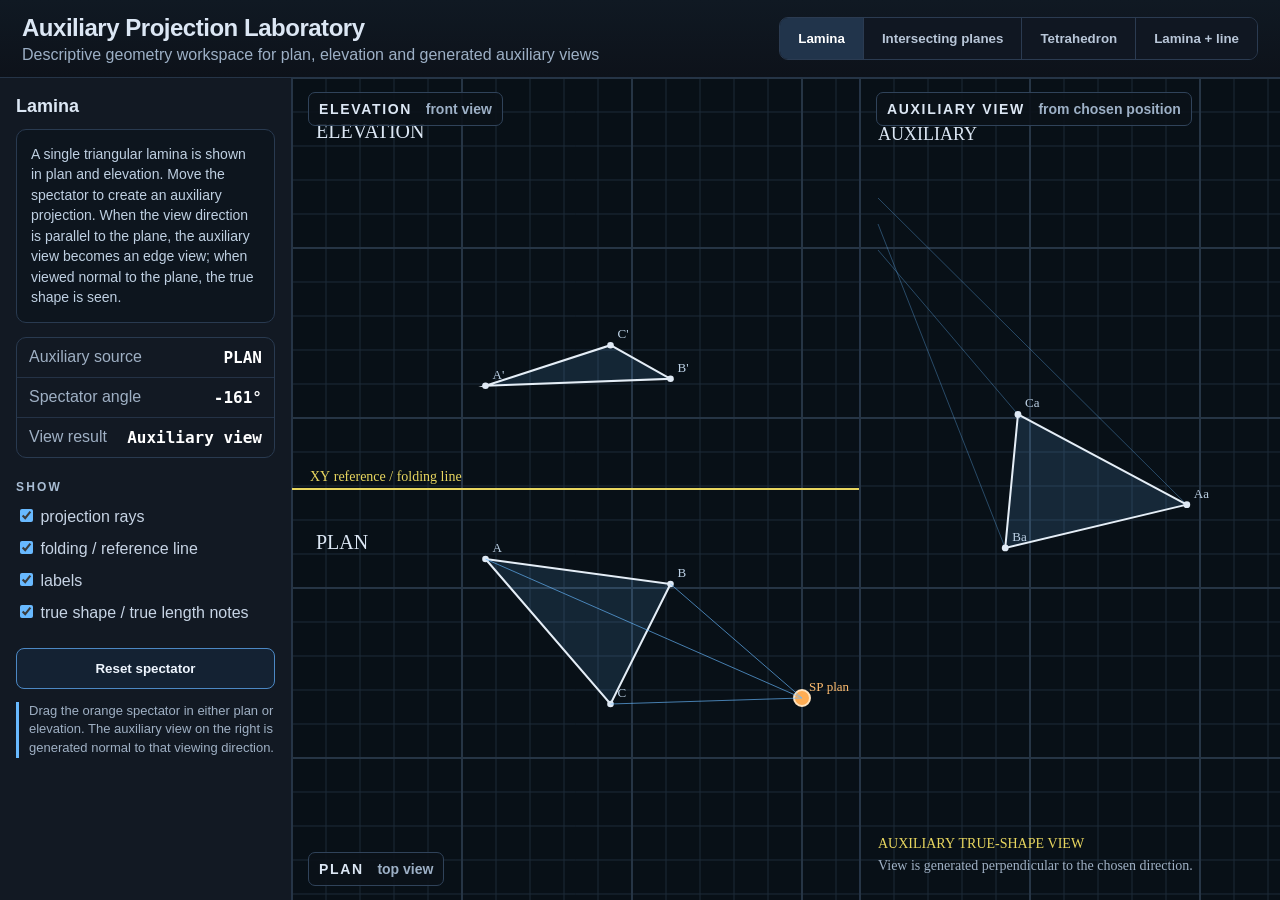
<file: index.html>
<!doctype html>
<html lang="en">
<head>
<meta charset="utf-8" />
<meta name="viewport" content="width=device-width, initial-scale=1" />
<title>Auxiliary Projection Laboratory</title>
<link rel="stylesheet" href="style.css" />
</head>
<body>
<header>
  <div><h1>Auxiliary Projection Laboratory</h1><p>Descriptive geometry workspace for plan, elevation and generated auxiliary views</p></div>
  <div class="tabs" id="caseTabs">
    <button data-case="lamina" class="active">Lamina</button>
    <button data-case="intersecting">Intersecting planes</button>
    <button data-case="tetra">Tetrahedron</button>
    <button data-case="line">Lamina + line</button>
  </div>
</header>
<main>
  <aside class="left">
    <h2 id="infoTitle">Lamina</h2>
    <div id="infoText" class="info"></div>
    <div class="readout">
      <div><span>Auxiliary source</span><b id="sourceReadout">PLAN</b></div>
      <div><span>Spectator angle</span><b id="angleReadout">0°</b></div>
      <div><span>View result</span><b id="resultReadout">Oblique auxiliary</b></div>
    </div>
    <h3>Show</h3>
    <label><input type="checkbox" id="showProjectors" checked> projection rays</label>
    <label><input type="checkbox" id="showFold" checked> folding / reference line</label>
    <label><input type="checkbox" id="showLabels" checked> labels</label>
    <label><input type="checkbox" id="showTrue" checked> true shape / true length notes</label>
    <button id="resetBtn">Reset spectator</button>
    <p class="hint">Drag the orange spectator in either plan or elevation. The auxiliary view on the right is generated normal to that viewing direction.</p>
  </aside>

  <section class="workspace">
    <div class="panel ortho">
      <div class="panel-title top">ELEVATION <span>front view</span></div>
      <canvas id="ortho" width="960" height="760"></canvas>
      <div class="panel-title bottom">PLAN <span>top view</span></div>
    </div>
    <div class="panel auxPanel">
      <div class="panel-title">AUXILIARY VIEW <span id="auxSub">from chosen position</span></div>
      <canvas id="aux" width="420" height="760"></canvas>
    </div>
  </section>
</main>
<script src="app.js"></script>
</body>
</html>
</file>
<file: style.css>
:root{--bg:#0b1118;--panel:#111923;--panel2:#0d151e;--grid:#263545;--line:#d7e2ee;--muted:#91a4bb;--cyan:#68b9ff;--orange:#ffad54;--green:#78d99a;--yellow:#e8d65f;--red:#ff6464;--border:#253447}*{box-sizing:border-box}body{margin:0;background:var(--bg);color:#dce7f4;font-family:Inter,Segoe UI,Roboto,Arial,sans-serif;overflow:hidden}header{height:78px;border-bottom:1px solid var(--border);display:flex;align-items:center;justify-content:space-between;padding:0 22px;background:linear-gradient(#101923,#0d121a)}h1{font-size:24px;margin:0 0 4px;font-weight:760;letter-spacing:-.02em}header p{margin:0;color:#9db0c6}.tabs{display:flex;border:1px solid #2b3b51;border-radius:9px;overflow:hidden}.tabs button{background:#101722;color:#b8c6d8;border:0;border-right:1px solid #2b3b51;padding:13px 18px;font-weight:700;cursor:pointer}.tabs button:last-child{border-right:0}.tabs button.active{background:#21344b;color:white}main{height:calc(100vh - 78px);display:grid;grid-template-columns:292px 1fr}.left{background:#121923;border-right:1px solid var(--border);padding:18px 16px;overflow:auto}.left h2{margin:0 0 12px;font-size:18px}.left h3{font-size:12px;letter-spacing:.18em;color:#a9bdd4;text-transform:uppercase;margin:22px 0 10px}.info{font-size:14px;line-height:1.46;color:#bfd0e2;border:1px solid #293a50;border-radius:10px;background:#0d151e;padding:14px;min-height:142px}.readout{margin-top:14px;border:1px solid #293a50;border-radius:10px;overflow:hidden}.readout div{display:flex;justify-content:space-between;gap:14px;padding:10px 12px;border-bottom:1px solid #243246}.readout div:last-child{border-bottom:0}.readout span{color:#9fb0c4}.readout b{font-family:ui-monospace,SFMono-Regular,Consolas,monospace;color:#fff}label{display:block;margin:12px 0;color:#c7d4e5}input{accent-color:#68b9ff}button#resetBtn{width:100%;margin-top:14px;background:#142233;color:#eff6ff;border:1px solid #4c88c4;border-radius:8px;padding:12px;font-weight:700;cursor:pointer}.hint{font-size:13px;color:#9fb0c4;line-height:1.45;border-left:3px solid #68b9ff;padding-left:10px}.workspace{display:grid;grid-template-columns:minmax(520px,1fr) 420px;gap:0}.panel{position:relative;background:#081017;overflow:hidden}.ortho{border-right:1px solid var(--border)}.auxPanel{background:#0a121a}.panel-title{position:absolute;left:16px;top:14px;z-index:2;padding:8px 10px;background:rgba(10,17,25,.9);border:1px solid #30435a;border-radius:7px;font-size:14px;font-weight:800;letter-spacing:.12em}.panel-title span{letter-spacing:0;text-transform:none;color:#9db0c6;margin-left:8px;font-weight:600}.panel-title.bottom{top:auto;bottom:14px}.panel-title.top{top:14px}canvas{width:100%;height:100%;display:block}.grab{cursor:grab}@media(max-width:1050px){main{grid-template-columns:250px 1fr}.workspace{grid-template-columns:1fr 340px}.tabs button{padding:10px 12px;font-size:12px}}
</file>
